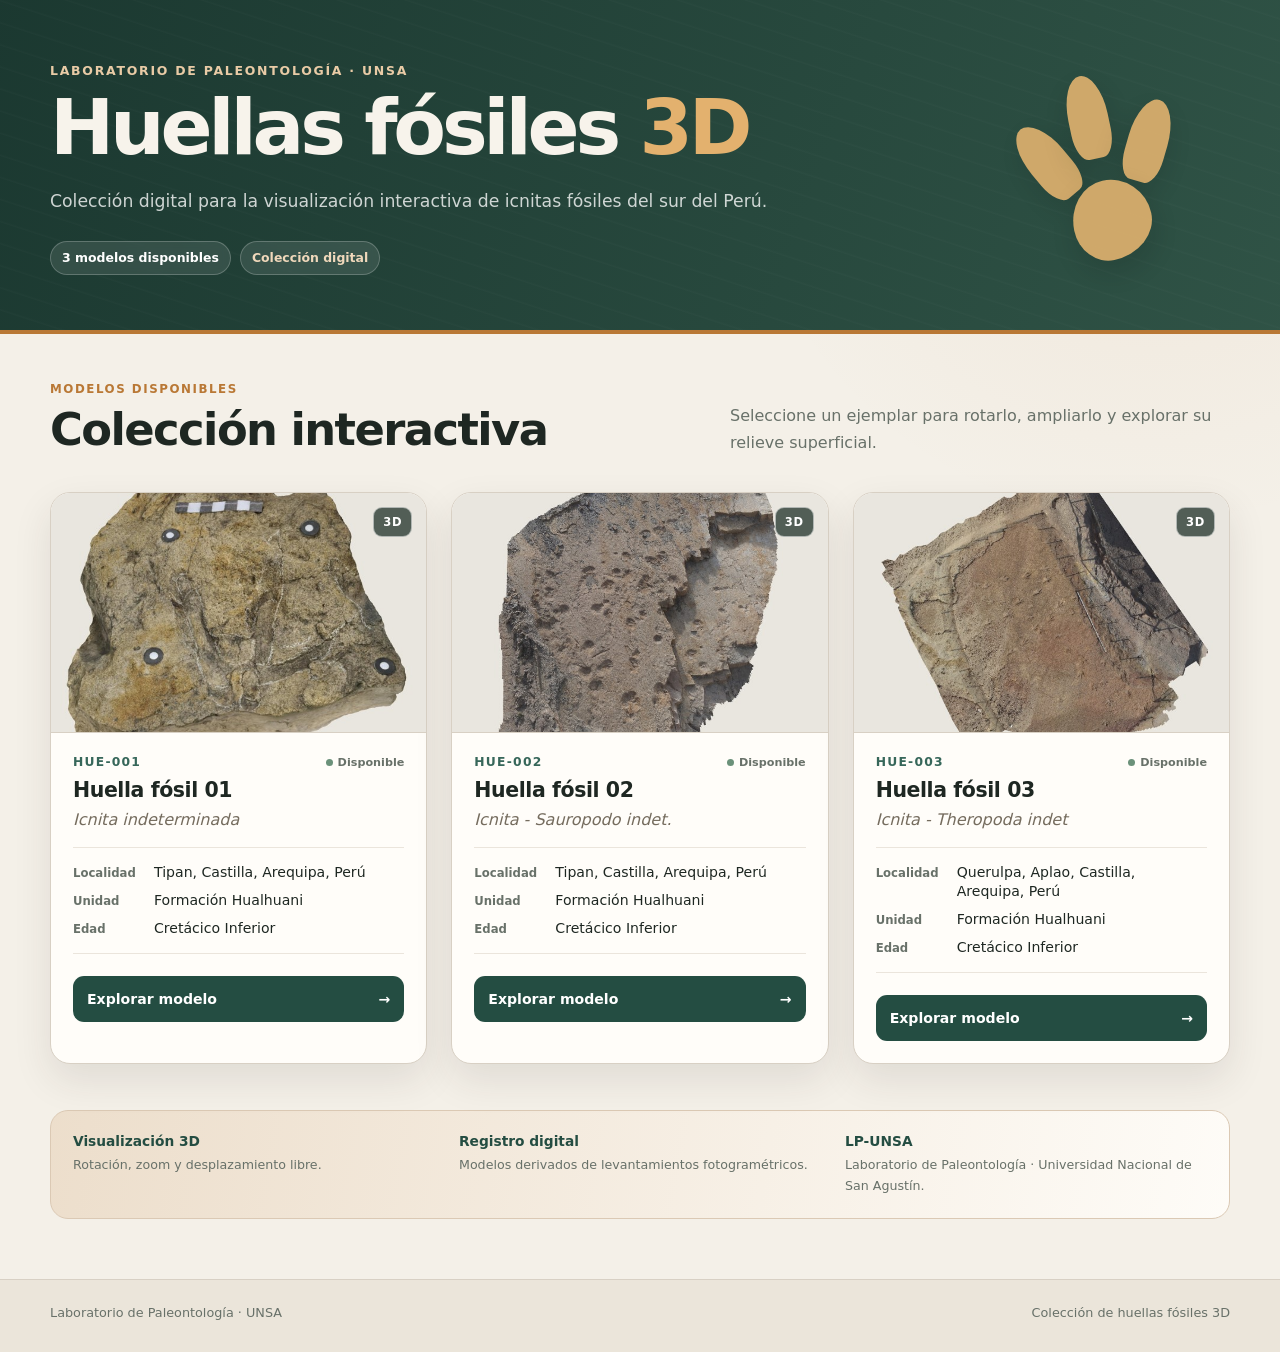
<file: index.html>
<!doctype html>
<html lang="es">
<head>
  <meta charset="utf-8">
  <meta name="viewport" content="width=device-width,initial-scale=1">
  <meta name="description" content="Colección digital 3D de huellas fósiles del Laboratorio de Paleontología de la UNSA.">
  <title>LP-UNSA | Huellas fósiles 3D</title>
  <link rel="stylesheet" href="styles.css">
</head>
<body>
  <header class="site-header">
    <div class="hero-decoration" aria-hidden="true"></div>
    <div class="wrap hero">
      <div class="hero-copy">
        <p class="eyebrow">LABORATORIO DE PALEONTOLOGÍA · UNSA</p>
        <h1>Huellas fósiles <span>3D</span></h1>
        <p class="lead">Colección digital para la visualización interactiva de icnitas fósiles del sur del Perú.</p>
        <div class="hero-meta">
          <span id="contador-modelos" class="pill"></span>
          <span class="pill pill-soft">Colección digital</span>
        </div>
      </div>
      <div class="hero-mark" aria-hidden="true">
        <div class="track-mark">
          <span class="toe toe-1"></span><span class="toe toe-2"></span><span class="toe toe-3"></span><span class="pad"></span>
        </div>
      </div>
    </div>
  </header>

  <main class="wrap">
    <section class="section-heading">
      <div>
        <p class="section-kicker">MODELOS DISPONIBLES</p>
        <h2>Colección interactiva</h2>
      </div>
      <p>Seleccione un ejemplar para rotarlo, ampliarlo y explorar su relieve superficial.</p>
    </section>

    <section id="galeria" class="grid" aria-label="Modelos 3D de huellas fósiles"></section>

    <section class="info-strip">
      <div><strong>Visualización 3D</strong><span>Rotación, zoom y desplazamiento libre.</span></div>
      <div><strong>Registro digital</strong><span>Modelos derivados de levantamientos fotogramétricos.</span></div>
      <div><strong>LP-UNSA</strong><span>Laboratorio de Paleontología · Universidad Nacional de San Agustín.</span></div>
    </section>
  </main>

  <footer class="site-footer">
    <div class="wrap footer-inner">
      <p>Laboratorio de Paleontología · UNSA</p>
      <p>Colección de huellas fósiles 3D</p>
    </div>
  </footer>

  <script type="module">
    import { catalogo } from "./catalogo.js?v=3";

    const galeria = document.getElementById("galeria");
    const contador = document.getElementById("contador-modelos");
    contador.textContent = `${catalogo.length} ${catalogo.length === 1 ? "modelo" : "modelos"} disponibles`;

    for (const i of catalogo) {
      const card = document.createElement("article");
      card.className = "card";
      const miniatura = `miniaturas/${i.id}.jpg`;

      card.innerHTML = `
        <div class="card-visual">
          <img src="${miniatura}" alt="Miniatura del modelo ${i.codigo}" class="thumb" loading="lazy">
          <div class="thumb-fallback" aria-hidden="true">
            <div class="fallback-track">
              <span class="f-toe f1"></span><span class="f-toe f2"></span><span class="f-toe f3"></span><span class="f-pad"></span>
            </div>
          </div>
          <span class="badge-3d">3D</span>
        </div>

        <div class="card-body">
          <div class="card-heading">
            <p class="code">${i.codigo}</p>
            <span class="status-dot">Disponible</span>
          </div>

          <h3>${i.titulo}</h3>
          <p class="identification">${i.identificacion}</p>

          <dl class="metadata">
            <div><dt>Localidad</dt><dd>${i.localidad}</dd></div>
            <div><dt>Unidad</dt><dd>${i.unidad}</dd></div>
            <div><dt>Edad</dt><dd>${i.edad}</dd></div>
          </dl>

          <a class="btn" href="visor.html?id=${encodeURIComponent(i.id)}">
            <span>Explorar modelo</span><span aria-hidden="true">→</span>
          </a>
        </div>`;

      const img = card.querySelector(".thumb");
      const fallback = card.querySelector(".thumb-fallback");
      img.addEventListener("load", () => {
        img.classList.add("loaded");
        fallback.classList.add("hidden");
      });
      img.addEventListener("error", () => {
        img.remove();
        fallback.classList.remove("hidden");
      });

      galeria.appendChild(card);
    }
  </script>
</body>
</html>
</file>
<file: styles.css>
*{box-sizing:border-box}
:root{
  --bg:#f4f0e8;--surface:#fffdf9;--surface-2:#e9e0d2;--text:#1e2722;--muted:#687169;--line:#d8d0c4;
  --green:#244d42;--green-2:#37675a;--green-soft:#dce8e2;--ochre:#b97835;--ochre-soft:#ead8c2;--stone:#756c5e;
  --shadow:0 16px 38px rgba(49,44,36,.10)
}
html{scroll-behavior:smooth}
body{margin:0;min-height:100vh;font-family:Inter,ui-sans-serif,system-ui,-apple-system,BlinkMacSystemFont,"Segoe UI",sans-serif;color:var(--text);background:radial-gradient(circle at 90% 8%,rgba(185,120,53,.08),transparent 25%),var(--bg)}
.wrap{width:min(1180px,calc(100% - 36px));margin-inline:auto}
.site-header{position:relative;overflow:hidden;color:#f7f3eb;background:linear-gradient(110deg,rgba(27,56,48,.98),rgba(48,83,70,.95)),var(--green);border-bottom:4px solid var(--ochre)}
.hero-decoration{position:absolute;inset:0;opacity:.15;background:repeating-linear-gradient(18deg,transparent 0,transparent 18px,rgba(255,255,255,.12) 19px,transparent 21px);pointer-events:none}
.hero{position:relative;z-index:1;min-height:330px;padding:62px 0 54px;display:grid;grid-template-columns:1fr 260px;gap:54px;align-items:center}
.hero-copy{max-width:760px}.eyebrow{margin:0 0 13px;color:#e9cba6;font-size:.78rem;font-weight:850;letter-spacing:.14em}
.hero h1{margin:0;font-size:clamp(2.7rem,6vw,5.5rem);line-height:.96;letter-spacing:-.055em}.hero h1 span{color:#e3b16e}
.lead{max-width:720px;margin:22px 0 0;color:rgba(255,255,255,.78);font-size:1.08rem;line-height:1.65}
.hero-meta{display:flex;flex-wrap:wrap;gap:9px;margin-top:25px}
.pill{display:inline-flex;align-items:center;min-height:34px;padding:7px 11px;border:1px solid rgba(255,255,255,.22);border-radius:999px;background:rgba(255,255,255,.10);color:white;font-size:.78rem;font-weight:720;backdrop-filter:blur(4px)}
.pill-soft{color:#f0d8bb}
.hero-mark{display:grid;place-items:center}.track-mark{position:relative;width:160px;height:190px;transform:rotate(-12deg);opacity:.88}
.track-mark span{position:absolute;display:block;background:#e6b570;box-shadow:0 12px 30px rgba(0,0,0,.15)}
.toe{width:40px;height:84px;border-radius:70% 70% 45% 45%}.toe-1{left:10px;top:35px;transform:rotate(-28deg)}.toe-2{left:59px;top:0}.toe-3{right:7px;top:35px;transform:rotate(28deg)}
.pad{left:42px;bottom:3px;width:79px;height:80px;border-radius:48% 52% 58% 42% / 54% 52% 48% 46%}
.section-heading{padding:48px 0 26px;display:grid;grid-template-columns:1fr minmax(280px,500px);gap:34px;align-items:end}
.section-kicker{margin:0 0 7px;color:var(--ochre);font-size:.74rem;font-weight:850;letter-spacing:.13em}
.section-heading h2{margin:0;font-size:clamp(1.8rem,4vw,2.8rem);letter-spacing:-.035em}
.section-heading>p{margin:0;color:var(--muted);line-height:1.65}
.grid{display:grid;grid-template-columns:repeat(3,minmax(0,1fr));gap:24px;padding:10px 0 46px}
.card{min-width:0;overflow:hidden;border:1px solid var(--line);border-radius:20px;background:var(--surface);box-shadow:var(--shadow);transition:transform .18s ease,box-shadow .18s ease}
@media (hover:hover) and (pointer:fine){.card:hover{transform:translateY(-4px);box-shadow:0 22px 46px rgba(49,44,36,.15)}}
.card-visual{position:relative;height:240px;overflow:hidden;background:linear-gradient(135deg,#d8d0c3,#eee9e0);border-bottom:1px solid var(--line)}
.thumb{width:100%;height:100%;display:block;object-fit:cover;opacity:0;transition:opacity .25s ease,transform .35s ease}.thumb.loaded{opacity:1}
@media (hover:hover) and (pointer:fine){.card:hover .thumb.loaded{transform:scale(1.025)}}
.thumb-fallback{position:absolute;inset:0;display:grid;place-items:center;background:radial-gradient(circle at 80% 20%,rgba(185,120,53,.22),transparent 28%),linear-gradient(145deg,#d8d2c8,#ece6dc)}
.thumb-fallback.hidden{display:none}
.fallback-track{position:relative;width:105px;height:130px;transform:rotate(-10deg);opacity:.72}.fallback-track span{position:absolute;display:block;background:var(--green)}
.f-toe{width:27px;height:57px;border-radius:70% 70% 45% 45%}.f1{left:7px;top:24px;transform:rotate(-27deg)}.f2{left:39px;top:0}.f3{right:6px;top:24px;transform:rotate(27deg)}
.f-pad{left:27px;bottom:2px;width:58px;height:59px;border-radius:48% 52% 58% 42% / 54% 52% 48% 46%}
.badge-3d{position:absolute;top:14px;right:14px;padding:7px 9px;border:1px solid rgba(255,255,255,.55);border-radius:9px;color:white;background:rgba(31,48,41,.75);font-size:.72rem;font-weight:850;letter-spacing:.06em;backdrop-filter:blur(7px)}
.card-body{padding:22px}.card-heading{display:flex;align-items:center;justify-content:space-between;gap:12px}
.code{margin:0;color:var(--green-2);font-size:.77rem;font-weight:850;letter-spacing:.10em}
.status-dot{display:inline-flex;align-items:center;gap:5px;color:var(--muted);font-size:.7rem;font-weight:700}.status-dot::before{content:"";width:7px;height:7px;border-radius:50%;background:#6b917a}
.card h3{margin:9px 0 0;font-size:1.28rem;letter-spacing:-.02em}.identification{margin:8px 0 18px;color:var(--stone);font-style:italic}
.metadata{margin:0 0 22px;padding:15px 0;display:grid;gap:9px;border-top:1px solid #ebe5dc;border-bottom:1px solid #ebe5dc}
.metadata div{display:grid;grid-template-columns:72px 1fr;gap:9px;align-items:baseline}.metadata dt{color:var(--muted);font-size:.73rem;font-weight:780}.metadata dd{min-width:0;margin:0;font-size:.88rem;line-height:1.35;overflow-wrap:anywhere}
.btn{width:100%;min-height:46px;padding:11px 14px;display:flex;justify-content:space-between;align-items:center;gap:10px;border-radius:11px;color:white;background:var(--green);text-decoration:none;font-size:.88rem;font-weight:780;transition:background .15s ease}.btn:hover{background:var(--green-2)}
.info-strip{margin-bottom:60px;padding:22px;display:grid;grid-template-columns:repeat(3,1fr);gap:24px;border:1px solid #dbc9b4;border-radius:18px;background:linear-gradient(100deg,rgba(234,216,194,.75),rgba(255,253,249,.90))}
.info-strip strong{display:block;margin-bottom:5px;color:var(--green);font-size:.86rem}.info-strip span{color:var(--muted);font-size:.79rem;line-height:1.5}
.site-footer{border-top:1px solid var(--line);background:#ebe5da}.footer-inner{padding:25px 0 32px;display:flex;justify-content:space-between;gap:20px;color:var(--muted);font-size:.8rem}.footer-inner p{margin:0}

/* visor */
.viewer{overflow:hidden;background:#e9e6df}.stage{position:relative;width:100vw;height:100dvh}canvas{width:100%;height:100%;display:block}
.top{position:absolute;z-index:5;top:14px;left:14px;right:14px;display:flex;justify-content:space-between;gap:10px;pointer-events:none}
.panel,.actions>*{pointer-events:auto}.panel{padding:11px 13px;border-radius:12px;background:rgba(250,249,245,.9);backdrop-filter:blur(8px);box-shadow:0 8px 24px rgba(0,0,0,.1)}
.panel h1{font-size:1rem;margin:0}.panel p{font-size:.78rem;margin:4px 0 0;color:#68706a}.actions{display:flex;gap:8px}
.actions a,.actions button{border:0;border-radius:10px;padding:9px 11px;background:rgba(250,249,245,.92);font:inherit;font-size:.8rem;font-weight:700;color:#202420;text-decoration:none;cursor:pointer}
.status{position:absolute;z-index:4;left:50%;bottom:20px;transform:translateX(-50%);padding:9px 12px;border-radius:10px;background:rgba(20,22,20,.82);color:white;font-size:.82rem}.hidden{display:none}

@media(max-width:900px){.hero{grid-template-columns:1fr}.hero-mark{display:none}.grid{grid-template-columns:repeat(2,minmax(0,1fr))}.section-heading{grid-template-columns:1fr}.info-strip{grid-template-columns:1fr}}
@media(max-width:620px){.wrap{width:min(100% - 24px,1180px)}.hero{min-height:auto;padding:46px 0 40px}.grid{grid-template-columns:1fr}.card-visual{height:220px}.footer-inner{flex-direction:column;gap:6px}.top{flex-direction:column}.actions{align-self:flex-end}}
</file>
